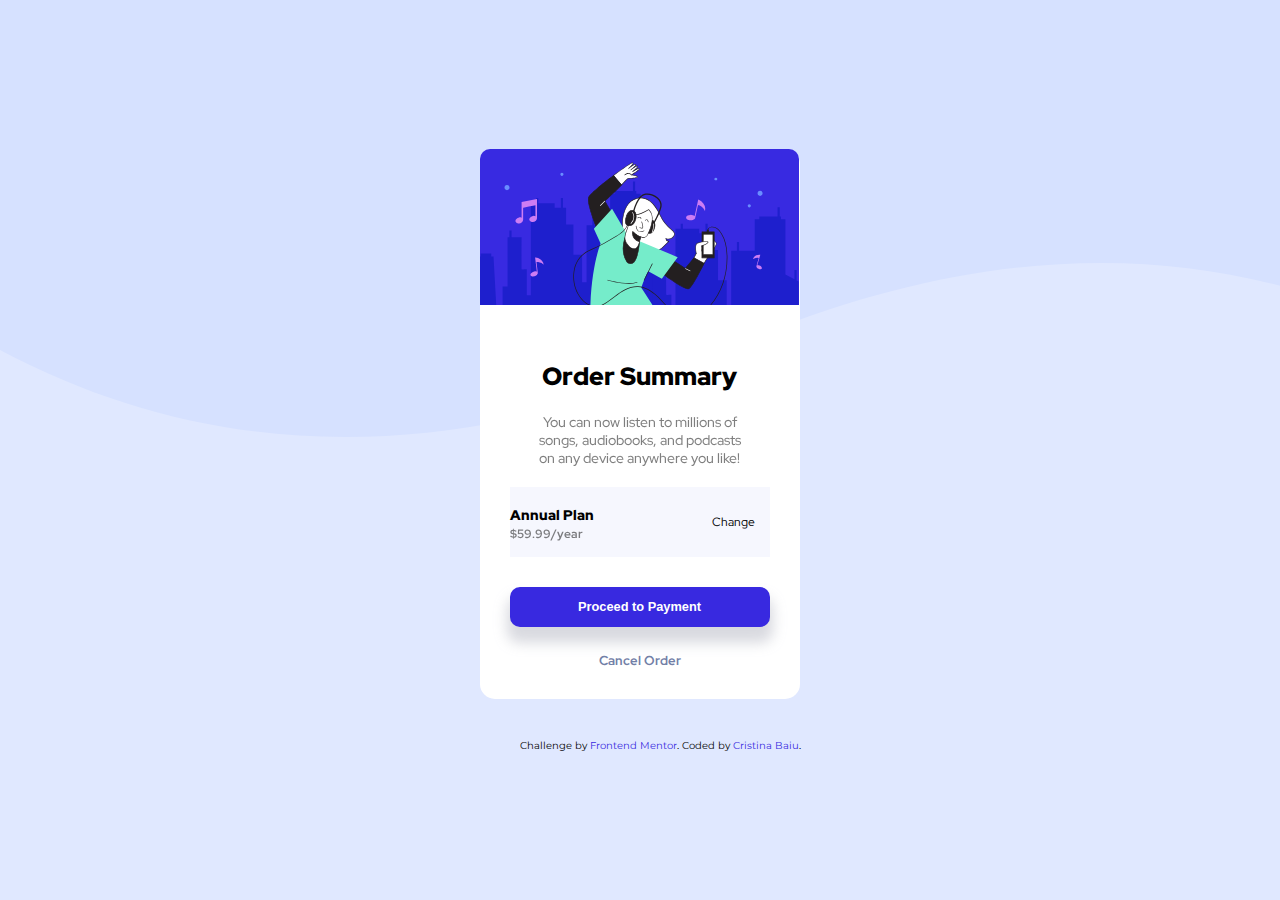
<file: index.html>
<!DOCTYPE html>
<html lang="en">
<head>
  <meta charset="UTF-8">
  <meta name="viewport" content="width=device-width, initial-scale=1.0"> <!-- displays site properly based on user's device -->

  <link rel="icon" type="image/png" sizes="32x32" href="./images/favicon-32x32.png">
  
  <title>Frontend Mentor | Order summary card</title>

  <link rel="preconnect" href="https://fonts.googleapis.com">
  <link rel="preconnect" href="https://fonts.gstatic.com" crossorigin>
  <link href="https://fonts.googleapis.com/css2?family=Red+Hat+Display&display=swap" rel="stylesheet">

  <link rel="stylesheet" href="css/style.css">

</head>

<body>
  <main>
  <div class="container"> 
    <!-- Header image-->
      <header id="header-img">
        <img src="./images/illustration-hero.svg" alt="illustration-hero">
      </header>

      <div class="description">
        <h1> Order Summary </h1>
        
        <p>You can now listen to millions of songs, audiobooks, and podcasts on any 
          device anywhere you like!</p>

        <div class="price-section">
          <div class="plan"> 
          <h2>Annual Plan</h2>
          <p>$59.99/year</p>
        </div>
        <a href="index.html" id="change"> Change </a>
        </div>
          
          <button class="button-payment">Proceed to Payment</button>
          <a href="index.html" class="cancel-order">Cancel Order</a> 
          
        </div>
      </div>
        <footer>
  <div class="attribution">
    Challenge by <a href="https://www.frontendmentor.io?ref=challenge" target="_blank">Frontend Mentor</a>. 
    Coded by <a href="https://github.com/FineLine01" target="_blank">Cristina Baiu</a>.
  </div>
</footer>
</main>
</body>
</html>
</file>
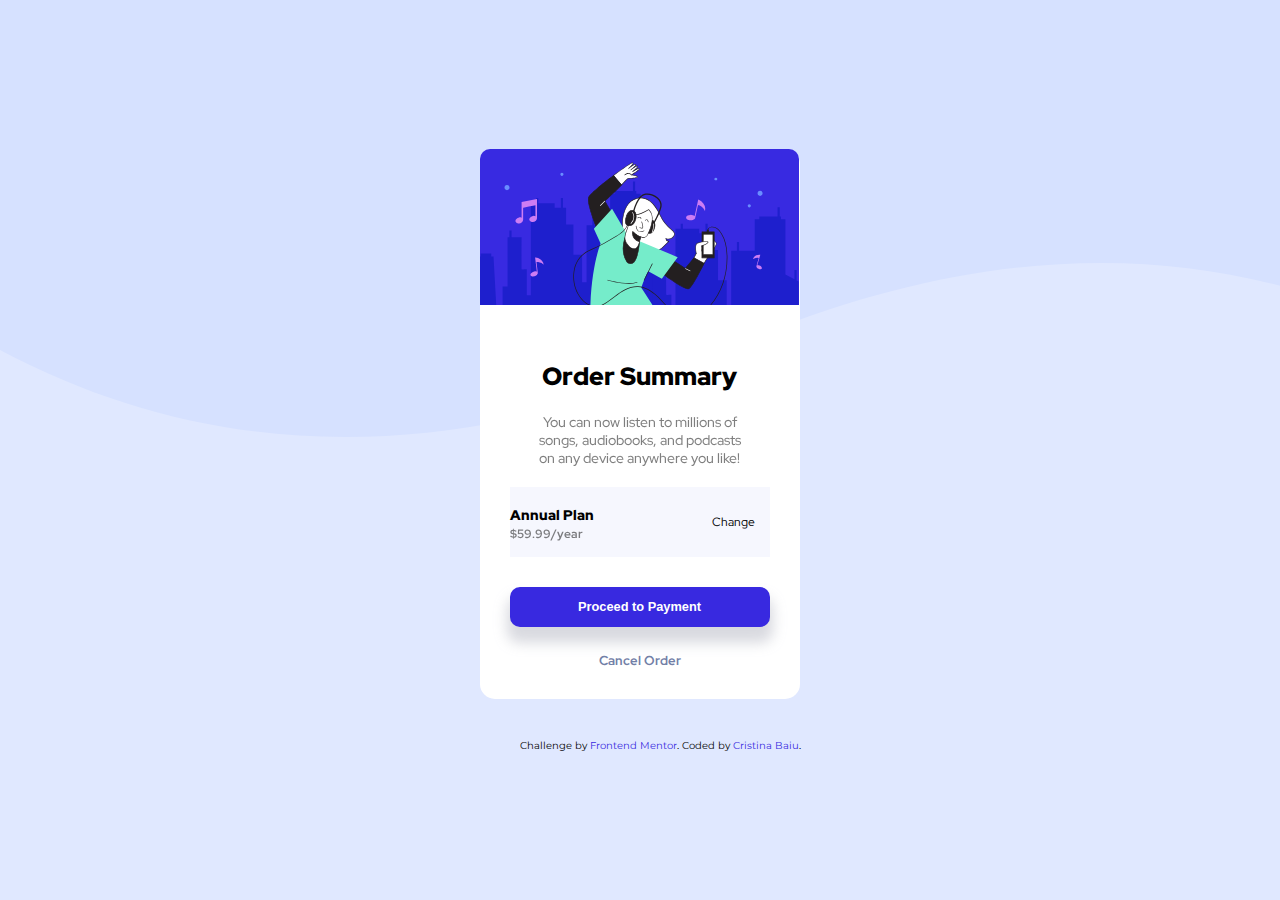
<file: order-summary-component-main/index.html>
<!DOCTYPE html>
<html lang="en">
<head>
  <meta charset="UTF-8">
  <meta name="viewport" content="width=device-width, initial-scale=1.0"> <!-- displays site properly based on user's device -->

  <link rel="icon" type="image/png" sizes="32x32" href="./images/favicon-32x32.png">
  
  <title>Frontend Mentor | Order summary card</title>

  <link rel="preconnect" href="https://fonts.googleapis.com">
  <link rel="preconnect" href="https://fonts.gstatic.com" crossorigin>
  <link href="https://fonts.googleapis.com/css2?family=Red+Hat+Display&display=swap" rel="stylesheet">

  <link rel="stylesheet" href="design/style.css">

</head>

<body>
  <main>
  <div class="container"> 
    <!-- Header image-->
      <header id="header-img">
        <img src="./images/illustration-hero.svg" alt="illustration-hero">
      </header>

      <div class="description">
        <h1> Order Summary </h1>
        
        <p>You can now listen to millions of songs, audiobooks, and podcasts on any 
          device anywhere you like!</p>

        <div class="price-section">
          <div class="plan"> 
          <h2>Annual Plan</h2>
          <p>$59.99/year</p>
        </div>
        <a href="index.html" id="change"> Change </a>
        </div>
          
          <button class="button-payment">Proceed to Payment</button>
          <a href="index.html" class="cancel-order">Cancel Order</a> 
          
        </div>
      </div>
        <footer>
  <div class="attribution">
    Challenge by <a href="https://www.frontendmentor.io?ref=challenge" target="_blank">Frontend Mentor</a>. 
    Coded by <a href="https://github.com/FineLine01" target="_blank">Cristina Baiu</a>.
  </div>
</footer>
</main>
</body>
</html>
</file>
<file: css/style.css>
@import url("https://fonts.googleapis.com/css2?family=Montserrat:wght@500&display=swap");

* {
    margin: 0;
    padding: 0;
    box-sizing: border-box;
}

/* List of colors and measurements */

:root {
    --redhatdisplay: 'Red Hat Display', sans-serif; 
    --Paleblue: hsl(225, 100%, 94%);
    --Brightblue: hsl(245, 75%, 52%);
    --Verypaleblue: hsl(225, 100%, 98%);
    --Desaturatedblue: hsl(224, 23%, 55%);
    --Darkblue: hsl(223, 47%, 23%);
    --smallcontainercolor: hsl(230, 75%, 98%);
    --hover-Brightblue: hsl(245, 75%, 32%);
    --box-shadow: hsla(227, 10%, 83%, 0.795);
    --black: hsl(0, 100%, 0%);
    --white: hsl(0, 100%, 100%);
    --Mobile: 375px;
    --Desktop: 1440px;
}


body {
    height: 100vh;
    display: flex;
    flex-direction: column;
    justify-content: center;
    align-items: center;
    background-image: url(/order-summary-component-main/images/pattern-background-desktop.svg);
    background-repeat: no-repeat;
    max-width: var(--Desktop);
    background-color: var(--Paleblue);
    font-family: var(--redhatdisplay);
    max-width: var(--Desktop);
}

.container {
    width: 320px;
    height: 550px;
    display: flex;
    flex-direction: column;
    background-color: var(--white);
    border-radius: 15px;
}

#header-img 
img {
    max-width: 100%;
    max-height: 165px;
    object-fit: cover;
    border-radius: 10px 10px 0 0;
}

.description {
    display: flex;
    flex-direction: column;
    justify-content: center;
    align-items: center;
    padding: 50px;
    text-align: center;
}

.description > h1 {
    font-size: 25px;
    font-weight: 900;
}

.description > p, .description > h1 {
    font-family: var(--redhatdisplay);
}

.description > p {
    font-size: 14px;
    line-height: 15.rem;
    margin-top: 20px;
    opacity: 50%;
    font-weight: 500;
}

.price-section {
    display: flex;
    flex-direction: row;
    justify-content: space-between;
    align-items: center;
    height: 70px;
    width: 260px;
    background-color: var(--smallcontainercolor);
    border: 10px;
    margin-top: 20px;
}

.plan {
    display: flex;
    flex-direction: column;
    text-align: left;
    margin-right: 45px;
    margin-top: 5px; 
}

.price-section > img {
    max-width: 100%;
    max-height: 100%;
    height: 35px;
    width: 35px;
    margin-left: 15px;
    
}

.plan > h2 {
    font-size: 14px;
    font-weight: 900;
}

.plan > p {
    font-size: 12px;
    opacity: 50%;
    margin-top:  2px;
    font-weight: 700;
}

.price-section > a {
    font-size: 12px;
    margin-right: 15px;
}

.button-payment {
    height: 40px;
    width: 260px;
    border: none;
    margin-top: 30px;
    color: var(--white);
    background-color: var(--Brightblue);
    border-radius: 10px;
    font-size: 0.8rem;
    padding: 10px;
    font-weight: 700;
    box-shadow: 0em 1em 1em 0.25em var(--box-shadow);
}

.cancel-order {
    text-decoration: none;
    color: var(--Desaturatedblue);
    font-size: small;
    margin-top: 25px;
    font-weight: 700;
}

a, .button-payment, .cancel-order {
    cursor: pointer;
}

.attribution {
    margin-top: 40px;
    font-family: "Montserrat", sans-serif;
    font-size: 10px;
    margin-left: 40px;
}

.attribution > a {
    text-decoration: none;
    color: var(--Brightblue);
}

.cancel-order:hover, #change {
    color: var(--black);
}

.button-payment:hover {
    background-color: var(--hover-Brightblue);
}

.price-section #change {
    text-decoration: none;
}

@media (max-width: 450px) {
    body {
        background-image: url(/order-summary-component-main/images/pattern-background-mobile.svg);
        background-repeat: no-repeat;
    }

    .button-payment {
        font-size: 15px;
        font-weight: 700;
        height: 50px;
    }

    .description > p {
        font-size: 16px;
        line-height: 1.4rem;
        text-align: center;
        padding: 2px;
        font-weight: 500;
        padding-top: 0;
    }

    .container {
        height: 550px;
        padding: 0;
    }

    .description {
        padding: 25px;
    }

    .cancel-order {
        font-size: medium;
    }

    .attribution {
        margin-top: 40px;
        font-family: "Montserrat", sans-serif;
        font-size: small;
    }

    .attribution > a {
        text-decoration: none;
        color: var(--Brightblue);
    }
}
</file>
<file: order-summary-component-main/design/style.css>
@import url("https://fonts.googleapis.com/css2?family=Montserrat:wght@500&display=swap");

* {
    margin: 0;
    padding: 0;
    box-sizing: border-box;
}

/* List of colors and measurements */

:root {
    --redhatdisplay: 'Red Hat Display', sans-serif; 
    --Paleblue: hsl(225, 100%, 94%);
    --Brightblue: hsl(245, 75%, 52%);
    --Verypaleblue: hsl(225, 100%, 98%);
    --Desaturatedblue: hsl(224, 23%, 55%);
    --Darkblue: hsl(223, 47%, 23%);
    --smallcontainercolor: hsl(230, 75%, 98%);
    --hover-Brightblue: hsl(245, 75%, 32%);
    --box-shadow: hsla(227, 10%, 83%, 0.795);
    --black: hsl(0, 100%, 0%);
    --white: hsl(0, 100%, 100%);
    --Mobile: 375px;
    --Desktop: 1440px;
}


body {
    height: 100vh;
    display: flex;
    flex-direction: column;
    justify-content: center;
    align-items: center;
    background-image: url(/order-summary-component-main/images/pattern-background-desktop.svg);
    background-repeat: no-repeat;
    max-width: var(--Desktop);
    background-color: var(--Paleblue);
    font-family: var(--redhatdisplay);
    max-width: var(--Desktop);
}

.container {
    width: 320px;
    height: 550px;
    display: flex;
    flex-direction: column;
    background-color: var(--white);
    border-radius: 15px;
}

#header-img 
img {
    max-width: 100%;
    max-height: 165px;
    object-fit: cover;
    border-radius: 10px 10px 0 0;
}

.description {
    display: flex;
    flex-direction: column;
    justify-content: center;
    align-items: center;
    padding: 50px;
    text-align: center;
}

.description > h1 {
    font-size: 25px;
    font-weight: 900;
}

.description > p, .description > h1 {
    font-family: var(--redhatdisplay);
}

.description > p {
    font-size: 14px;
    line-height: 15.rem;
    margin-top: 20px;
    opacity: 50%;
    font-weight: 500;
}

.price-section {
    display: flex;
    flex-direction: row;
    justify-content: space-between;
    align-items: center;
    height: 70px;
    width: 260px;
    background-color: var(--smallcontainercolor);
    border: 10px;
    margin-top: 20px;
}

.plan {
    display: flex;
    flex-direction: column;
    text-align: left;
    margin-right: 45px;
    margin-top: 5px; 
}

.price-section > img {
    max-width: 100%;
    max-height: 100%;
    height: 35px;
    width: 35px;
    margin-left: 15px;
    
}

.plan > h2 {
    font-size: 14px;
    font-weight: 900;
}

.plan > p {
    font-size: 12px;
    opacity: 50%;
    margin-top:  2px;
    font-weight: 700;
}

.price-section > a {
    font-size: 12px;
    margin-right: 15px;
}

.button-payment {
    height: 40px;
    width: 260px;
    border: none;
    margin-top: 30px;
    color: var(--white);
    background-color: var(--Brightblue);
    border-radius: 10px;
    font-size: 0.8rem;
    padding: 10px;
    font-weight: 700;
    box-shadow: 0em 1em 1em 0.25em var(--box-shadow);
}

.cancel-order {
    text-decoration: none;
    color: var(--Desaturatedblue);
    font-size: small;
    margin-top: 25px;
    font-weight: 700;
}

a, .button-payment, .cancel-order {
    cursor: pointer;
}

.attribution {
    margin-top: 40px;
    font-family: "Montserrat", sans-serif;
    font-size: 10px;
    margin-left: 40px;
}

.attribution > a {
    text-decoration: none;
    color: var(--Brightblue);
}

.cancel-order:hover, #change {
    color: var(--black);
}

.button-payment:hover {
    background-color: var(--hover-Brightblue);
}

.price-section #change {
    text-decoration: none;
}

@media (max-width: 450px) {
    body {
        background-image: url(/order-summary-component-main/images/pattern-background-mobile.svg);
        background-repeat: no-repeat;
    }

    .button-payment {
        font-size: 15px;
        font-weight: 700;
        height: 50px;
    }

    .description > p {
        font-size: 16px;
        line-height: 1.4rem;
        text-align: center;
        padding: 2px;
        font-weight: 500;
        padding-top: 0;
    }

    .container {
        height: 550px;
        padding: 0;
    }

    .description {
        padding: 25px;
    }

    .cancel-order {
        font-size: medium;
    }

    .attribution {
        margin-top: 40px;
        font-family: "Montserrat", sans-serif;
        font-size: small;
    }

    .attribution > a {
        text-decoration: none;
        color: var(--Brightblue);
    }
}
</file>
